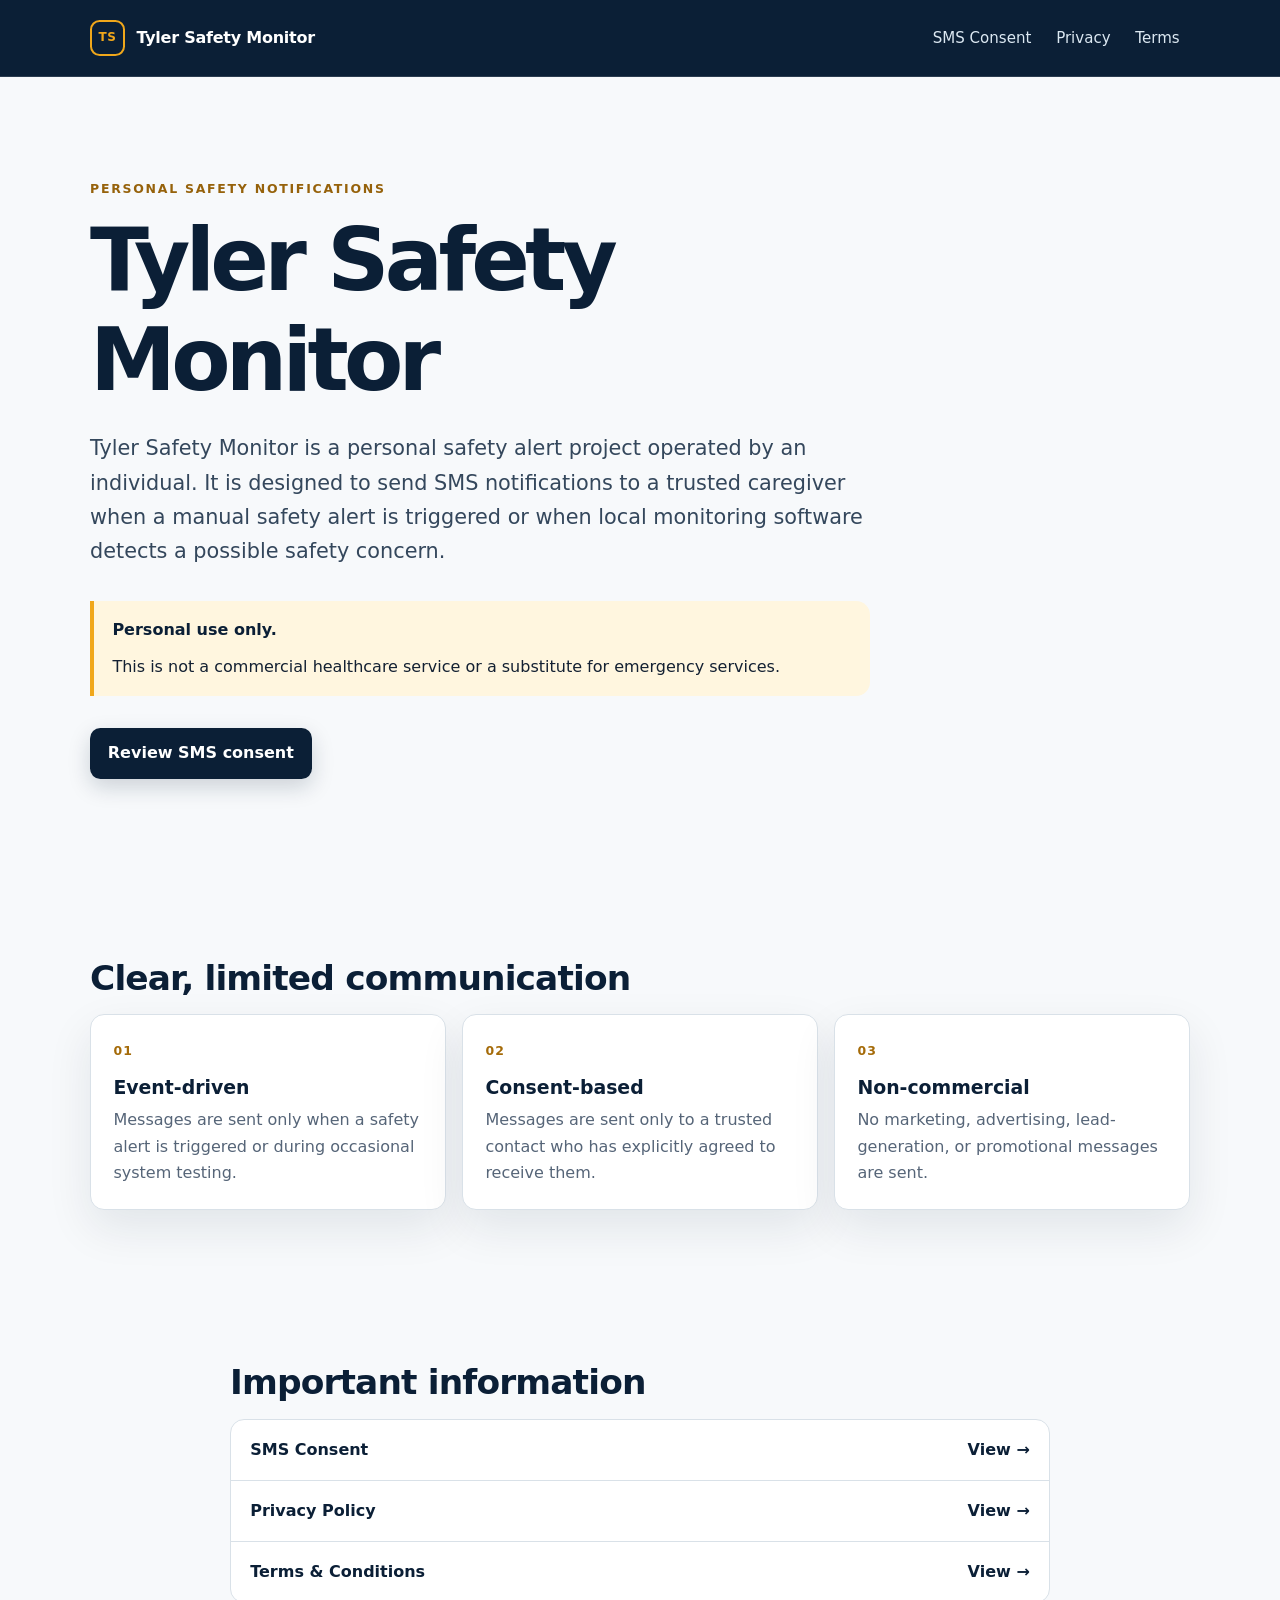
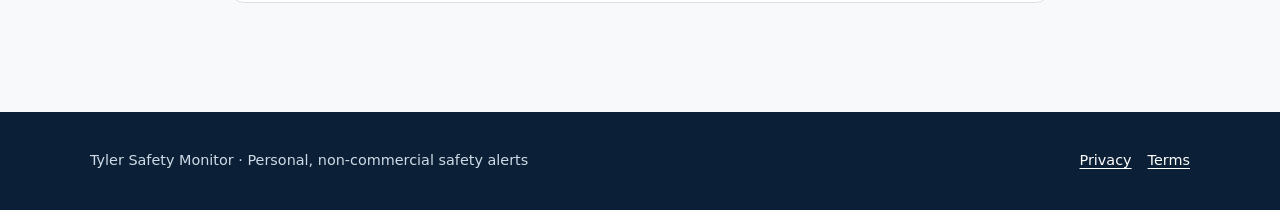
<file: index.html>
<!doctype html>
<html lang="en">
<head>
  <meta charset="utf-8">
  <meta name="viewport" content="width=device-width, initial-scale=1">
  <meta name="description" content="Tyler Safety Monitor is a personal, non-commercial safety alert project for sending event-driven SMS notifications to a trusted caregiver.">
  <title>Tyler Safety Monitor</title>
  <link rel="stylesheet" href="styles.css">
</head>
<body>
  <a class="skip-link" href="#main-content">Skip to main content</a>
  <header class="site-header">
    <div class="shell header-inner">
      <a class="brand" href="index.html" aria-label="Tyler Safety Monitor home">
        <span class="brand-mark" aria-hidden="true">TS</span>
        <span>Tyler Safety Monitor</span>
      </a>
      <nav aria-label="Main navigation">
        <a href="consent.html">SMS Consent</a>
        <a href="privacy.html">Privacy</a>
        <a href="terms.html">Terms</a>
      </nav>
    </div>
  </header>

  <main id="main-content">
    <section class="hero shell">
      <div class="eyebrow">Personal safety notifications</div>
      <h1>Tyler Safety Monitor</h1>
      <p class="lede">Tyler Safety Monitor is a personal safety alert project operated by an individual. It is designed to send SMS notifications to a trusted caregiver when a manual safety alert is triggered or when local monitoring software detects a possible safety concern.</p>
      <div class="notice" role="note">
        <strong>Personal use only.</strong>
        <span>This is not a commercial healthcare service or a substitute for emergency services.</span>
      </div>
      <a class="button primary" href="consent.html">Review SMS consent</a>
    </section>

    <section class="shell section" aria-labelledby="how-it-works">
      <h2 id="how-it-works">Clear, limited communication</h2>
      <div class="card-grid">
        <article class="card">
          <span class="step" aria-hidden="true">01</span>
          <h3>Event-driven</h3>
          <p>Messages are sent only when a safety alert is triggered or during occasional system testing.</p>
        </article>
        <article class="card">
          <span class="step" aria-hidden="true">02</span>
          <h3>Consent-based</h3>
          <p>Messages are sent only to a trusted contact who has explicitly agreed to receive them.</p>
        </article>
        <article class="card">
          <span class="step" aria-hidden="true">03</span>
          <h3>Non-commercial</h3>
          <p>No marketing, advertising, lead-generation, or promotional messages are sent.</p>
        </article>
      </div>
    </section>

    <section class="shell section compact" aria-labelledby="important-links">
      <h2 id="important-links">Important information</h2>
      <div class="link-list">
        <a href="consent.html"><span>SMS Consent</span><span aria-hidden="true">View →</span></a>
        <a href="privacy.html"><span>Privacy Policy</span><span aria-hidden="true">View →</span></a>
        <a href="terms.html"><span>Terms &amp; Conditions</span><span aria-hidden="true">View →</span></a>
      </div>
    </section>
  </main>

  <footer class="site-footer">
    <div class="shell footer-inner">
      <p>Tyler Safety Monitor · Personal, non-commercial safety alerts</p>
      <div>
        <a href="privacy.html">Privacy</a>
        <a href="terms.html">Terms</a>
      </div>
    </div>
  </footer>
</body>
</html>
</file>
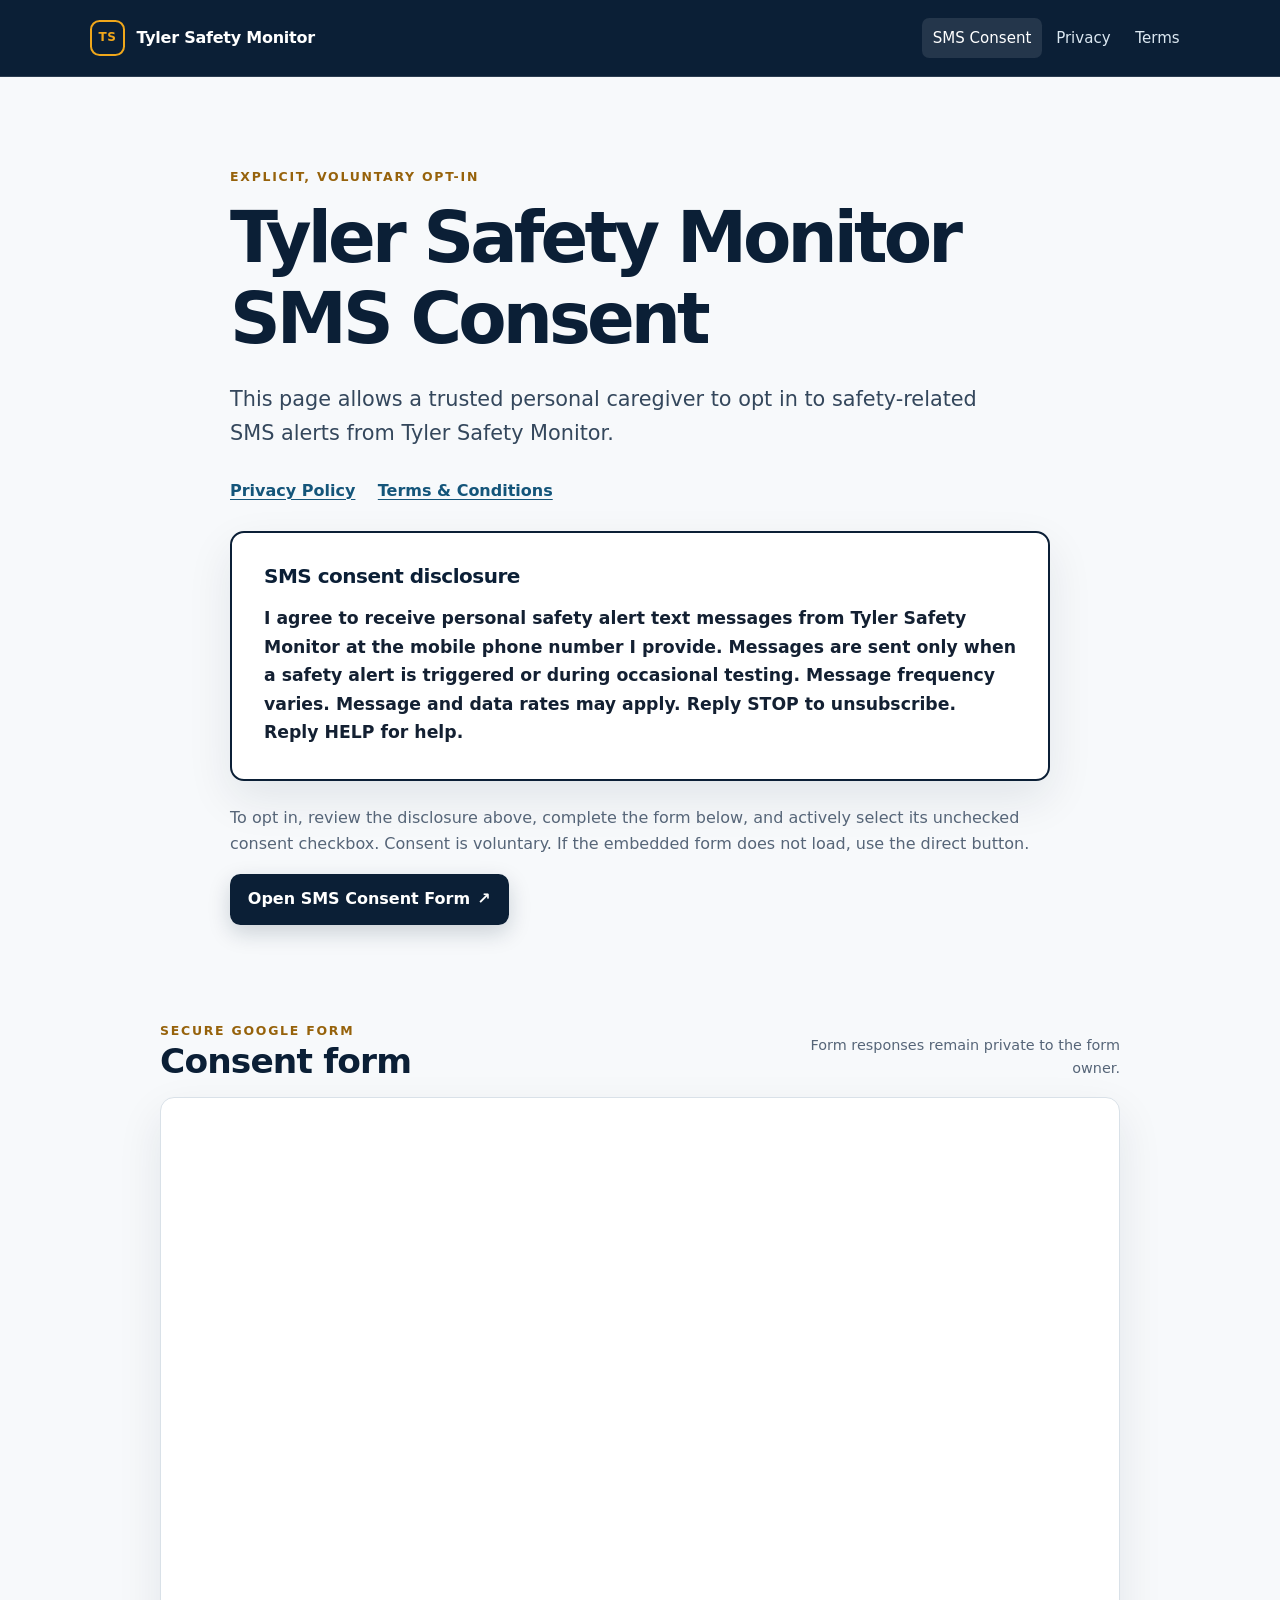
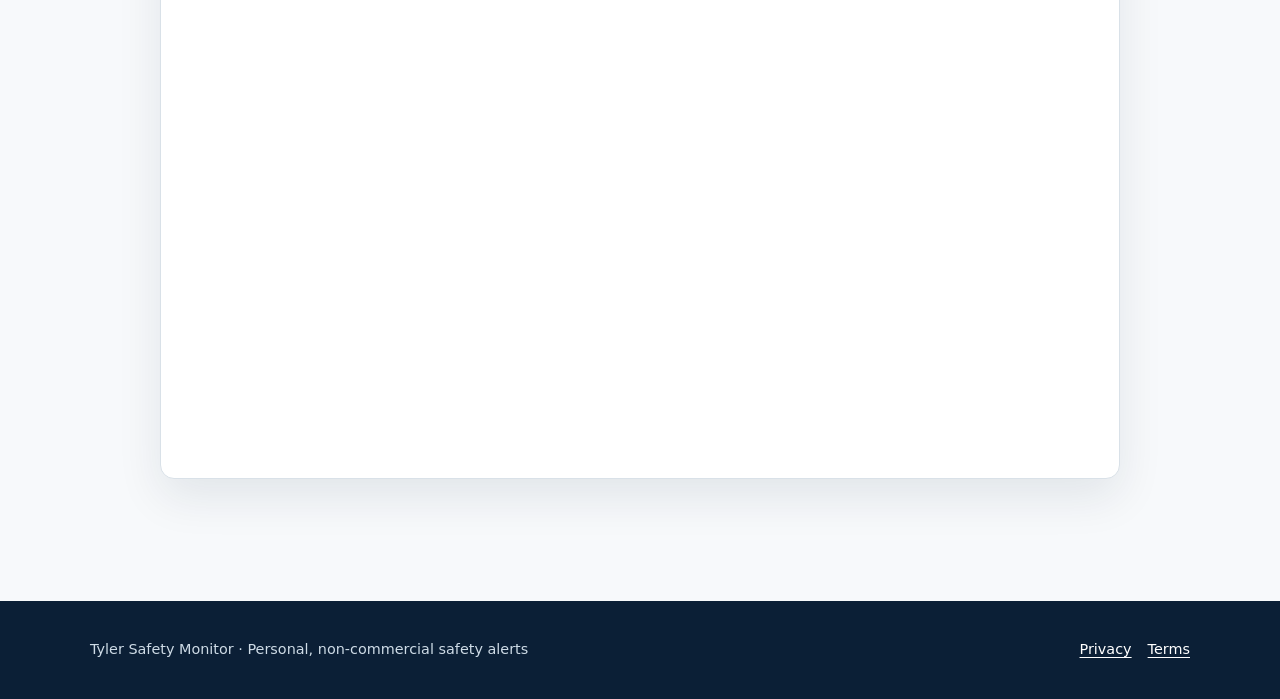
<file: consent.html>
<!doctype html>
<html lang="en">
<head>
  <meta charset="utf-8">
  <meta name="viewport" content="width=device-width, initial-scale=1">
  <meta name="description" content="Public SMS consent process for Tyler Safety Monitor personal safety notifications.">
  <title>SMS Consent · Tyler Safety Monitor</title>
  <link rel="stylesheet" href="styles.css">
</head>
<body>
  <a class="skip-link" href="#main-content">Skip to main content</a>
  <header class="site-header">
    <div class="shell header-inner">
      <a class="brand" href="index.html" aria-label="Tyler Safety Monitor home">
        <span class="brand-mark" aria-hidden="true">TS</span>
        <span>Tyler Safety Monitor</span>
      </a>
      <nav aria-label="Main navigation">
        <a href="consent.html" aria-current="page">SMS Consent</a>
        <a href="privacy.html">Privacy</a>
        <a href="terms.html">Terms</a>
      </nav>
    </div>
  </header>

  <main id="main-content" class="shell consent-layout">
    <section class="consent-intro">
      <p class="eyebrow">Explicit, voluntary opt-in</p>
      <h1>Tyler Safety Monitor SMS Consent</h1>
      <p class="lede">This page allows a trusted personal caregiver to opt in to safety-related SMS alerts from Tyler Safety Monitor.</p>

      <div class="legal-links" aria-label="Policies related to consent">
        <a href="privacy.html">Privacy Policy</a>
        <a href="terms.html">Terms &amp; Conditions</a>
      </div>

      <div class="disclosure" aria-labelledby="consent-disclosure-title">
        <h2 id="consent-disclosure-title">SMS consent disclosure</h2>
        <p>I agree to receive personal safety alert text messages from Tyler Safety Monitor at the mobile phone number I provide. Messages are sent only when a safety alert is triggered or during occasional testing. Message frequency varies. Message and data rates may apply. Reply STOP to unsubscribe. Reply HELP for help.</p>
      </div>

      <p class="form-instruction">To opt in, review the disclosure above, complete the form below, and actively select its unchecked consent checkbox. Consent is voluntary. If the embedded form does not load, use the direct button.</p>

      <a class="button primary form-link" href="https://docs.google.com/forms/d/e/1FAIpQLSdnQSMREfBNRQ-ksR_i_e-sgSvw2-AN3tyGIKEsDEkwep7LmA/viewform" target="_blank" rel="noopener noreferrer">Open SMS Consent Form <span aria-hidden="true">↗</span></a>
    </section>

    <section class="form-section" aria-labelledby="embedded-form-title">
      <div class="form-heading">
        <div>
          <p class="eyebrow">Secure Google Form</p>
          <h2 id="embedded-form-title">Consent form</h2>
        </div>
        <span class="external-note">Form responses remain private to the form owner.</span>
      </div>
      <div class="form-frame">
        <iframe
          src="https://docs.google.com/forms/d/e/1FAIpQLSdnQSMREfBNRQ-ksR_i_e-sgSvw2-AN3tyGIKEsDEkwep7LmA/viewform?embedded=true"
          title="Tyler Safety Monitor SMS Consent Google Form"
          loading="lazy"
          referrerpolicy="strict-origin-when-cross-origin"
        >Loading the SMS consent form…</iframe>
      </div>
      <noscript>
        <p class="noscript-note">The embedded form may require JavaScript from Google. You can still <a href="https://docs.google.com/forms/d/e/1FAIpQLSdnQSMREfBNRQ-ksR_i_e-sgSvw2-AN3tyGIKEsDEkwep7LmA/viewform">open the SMS Consent Form directly</a>.</p>
      </noscript>
    </section>
  </main>

  <footer class="site-footer">
    <div class="shell footer-inner">
      <p>Tyler Safety Monitor · Personal, non-commercial safety alerts</p>
      <div>
        <a href="privacy.html">Privacy</a>
        <a href="terms.html">Terms</a>
      </div>
    </div>
  </footer>
</body>
</html>
</file>
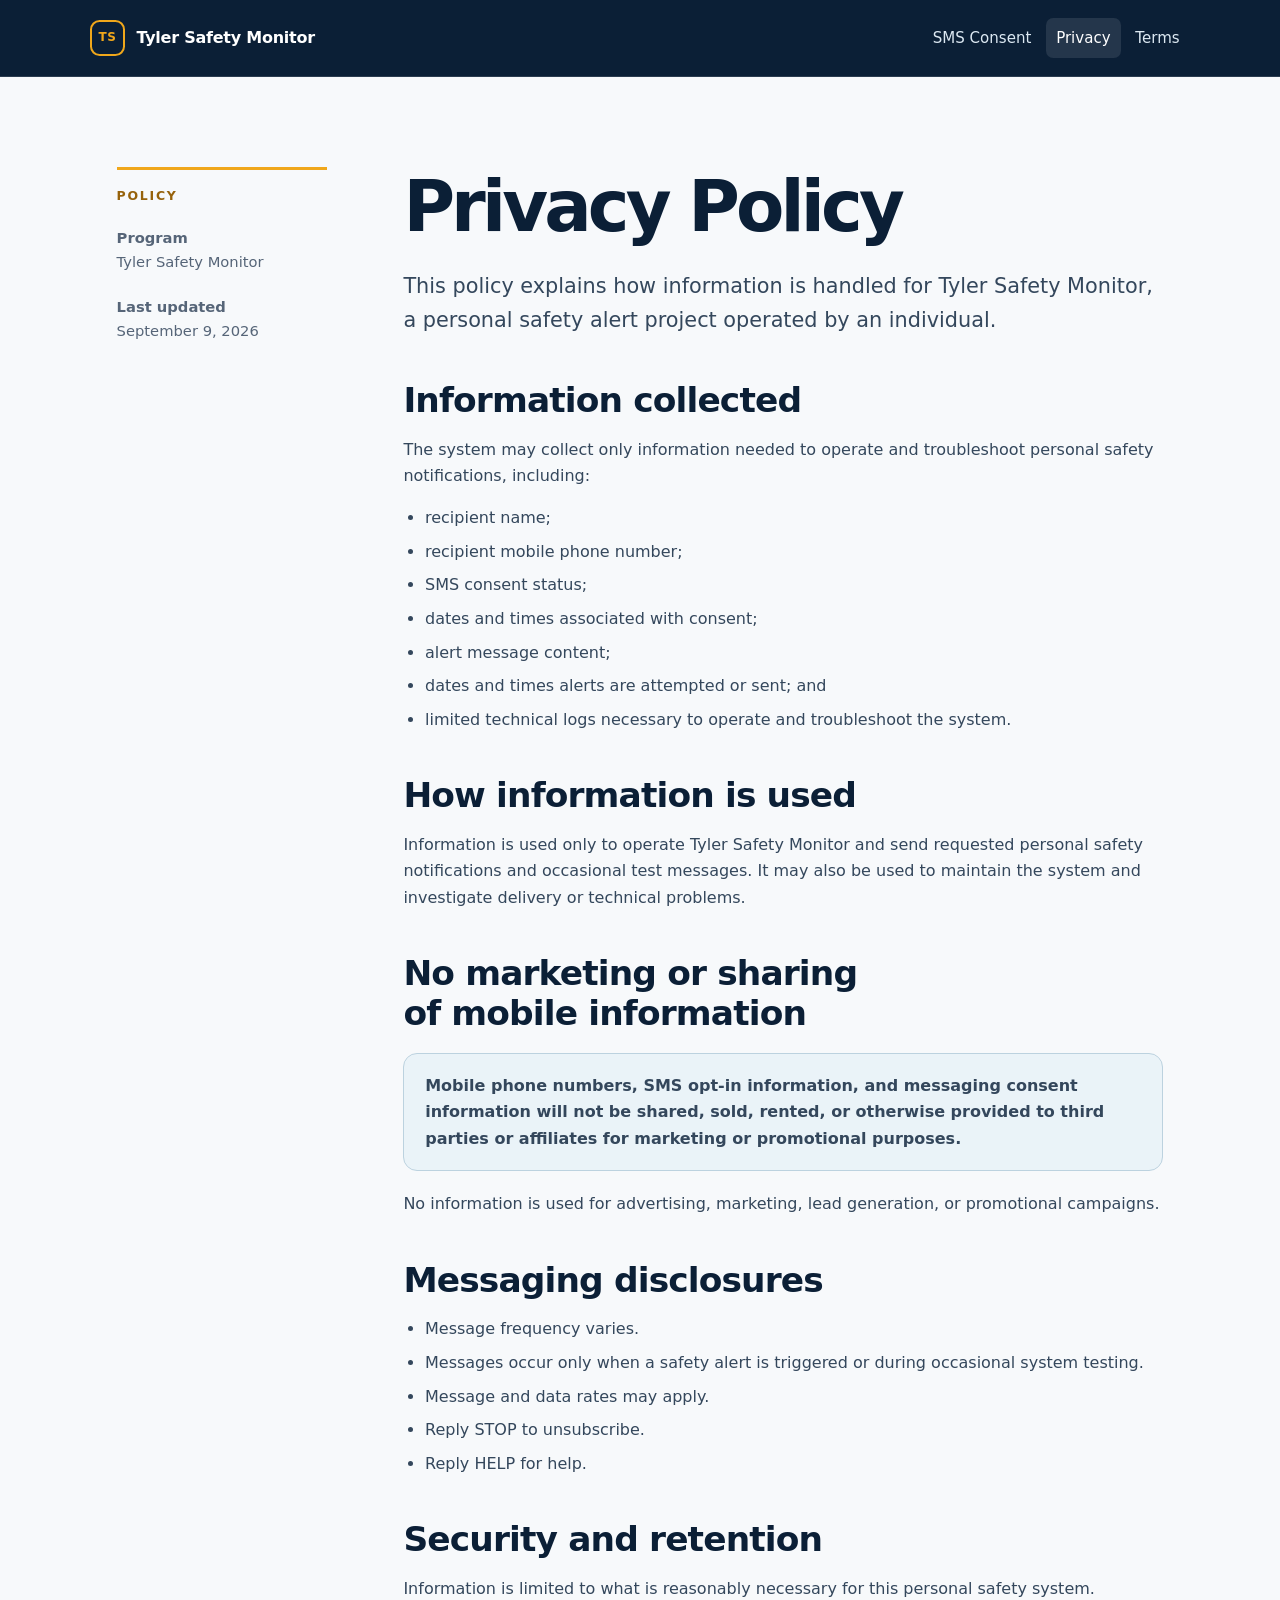
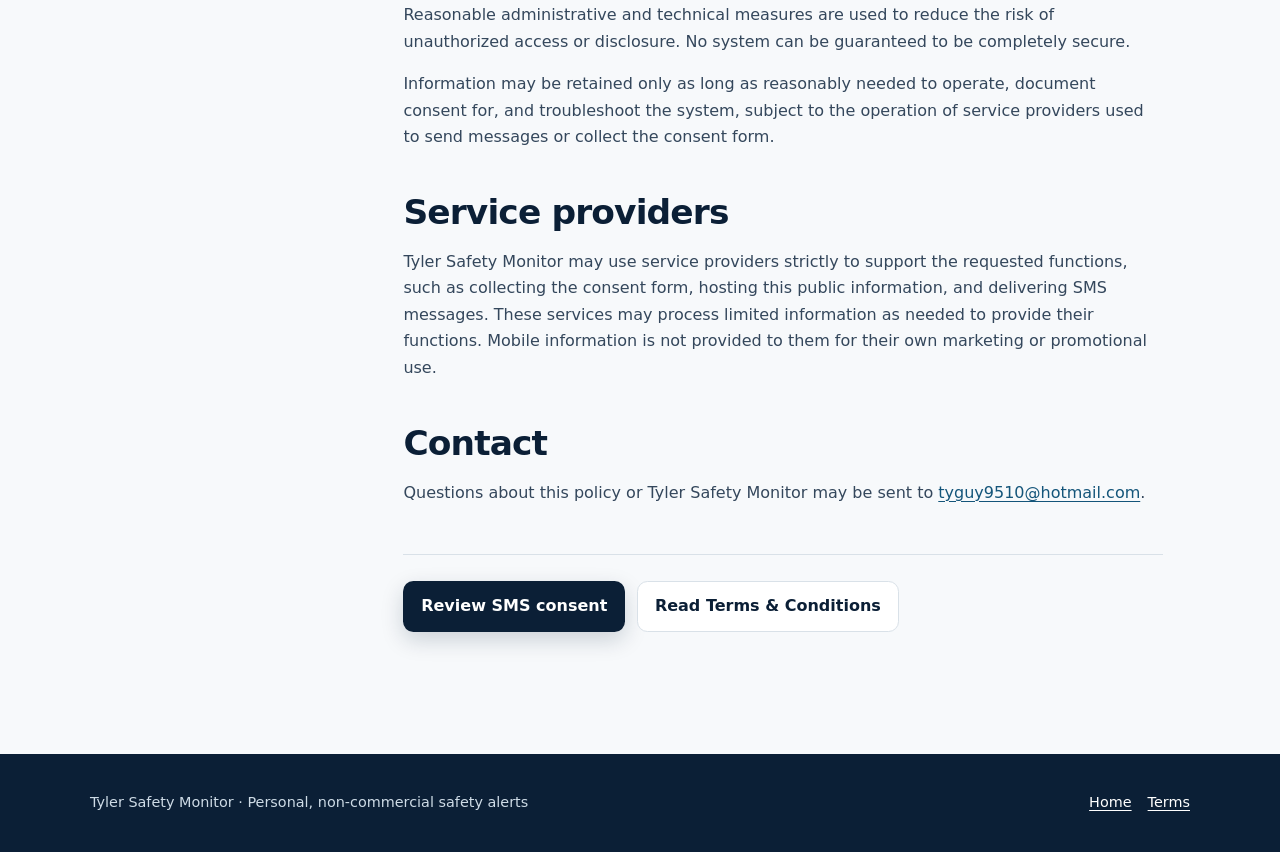
<file: privacy.html>
<!doctype html>
<html lang="en">
<head>
  <meta charset="utf-8">
  <meta name="viewport" content="width=device-width, initial-scale=1">
  <meta name="description" content="Privacy Policy for Tyler Safety Monitor personal safety SMS notifications.">
  <title>Privacy Policy · Tyler Safety Monitor</title>
  <link rel="stylesheet" href="styles.css">
</head>
<body>
  <a class="skip-link" href="#main-content">Skip to main content</a>
  <header class="site-header">
    <div class="shell header-inner">
      <a class="brand" href="index.html" aria-label="Tyler Safety Monitor home">
        <span class="brand-mark" aria-hidden="true">TS</span>
        <span>Tyler Safety Monitor</span>
      </a>
      <nav aria-label="Main navigation">
        <a href="consent.html">SMS Consent</a>
        <a href="privacy.html" aria-current="page">Privacy</a>
        <a href="terms.html">Terms</a>
      </nav>
    </div>
  </header>

  <main id="main-content" class="shell policy-layout">
    <aside class="policy-meta" aria-label="Document information">
      <p class="eyebrow">Policy</p>
      <p><strong>Program</strong><br>Tyler Safety Monitor</p>
      <p><strong>Last updated</strong><br>September 9, 2026</p>
    </aside>

    <article class="policy">
      <h1>Privacy Policy</h1>
      <p class="lede">This policy explains how information is handled for Tyler Safety Monitor, a personal safety alert project operated by an individual.</p>

      <h2>Information collected</h2>
      <p>The system may collect only information needed to operate and troubleshoot personal safety notifications, including:</p>
      <ul>
        <li>recipient name;</li>
        <li>recipient mobile phone number;</li>
        <li>SMS consent status;</li>
        <li>dates and times associated with consent;</li>
        <li>alert message content;</li>
        <li>dates and times alerts are attempted or sent; and</li>
        <li>limited technical logs necessary to operate and troubleshoot the system.</li>
      </ul>

      <h2>How information is used</h2>
      <p>Information is used only to operate Tyler Safety Monitor and send requested personal safety notifications and occasional test messages. It may also be used to maintain the system and investigate delivery or technical problems.</p>

      <h2>No marketing or sharing of mobile information</h2>
      <div class="policy-callout">
        <p><strong>Mobile phone numbers, SMS opt-in information, and messaging consent information will not be shared, sold, rented, or otherwise provided to third parties or affiliates for marketing or promotional purposes.</strong></p>
      </div>
      <p>No information is used for advertising, marketing, lead generation, or promotional campaigns.</p>

      <h2>Messaging disclosures</h2>
      <ul>
        <li>Message frequency varies.</li>
        <li>Messages occur only when a safety alert is triggered or during occasional system testing.</li>
        <li>Message and data rates may apply.</li>
        <li>Reply STOP to unsubscribe.</li>
        <li>Reply HELP for help.</li>
      </ul>

      <h2>Security and retention</h2>
      <p>Information is limited to what is reasonably necessary for this personal safety system. Reasonable administrative and technical measures are used to reduce the risk of unauthorized access or disclosure. No system can be guaranteed to be completely secure.</p>
      <p>Information may be retained only as long as reasonably needed to operate, document consent for, and troubleshoot the system, subject to the operation of service providers used to send messages or collect the consent form.</p>

      <h2>Service providers</h2>
      <p>Tyler Safety Monitor may use service providers strictly to support the requested functions, such as collecting the consent form, hosting this public information, and delivering SMS messages. These services may process limited information as needed to provide their functions. Mobile information is not provided to them for their own marketing or promotional use.</p>

      <h2>Contact</h2>
      <p>Questions about this policy or Tyler Safety Monitor may be sent to <a href="mailto:tyguy9510@hotmail.com">tyguy9510@hotmail.com</a>.</p>

      <div class="page-actions">
        <a class="button primary" href="consent.html">Review SMS consent</a>
        <a class="button secondary" href="terms.html">Read Terms &amp; Conditions</a>
      </div>
    </article>
  </main>

  <footer class="site-footer">
    <div class="shell footer-inner">
      <p>Tyler Safety Monitor · Personal, non-commercial safety alerts</p>
      <div>
        <a href="index.html">Home</a>
        <a href="terms.html">Terms</a>
      </div>
    </div>
  </footer>
</body>
</html>
</file>
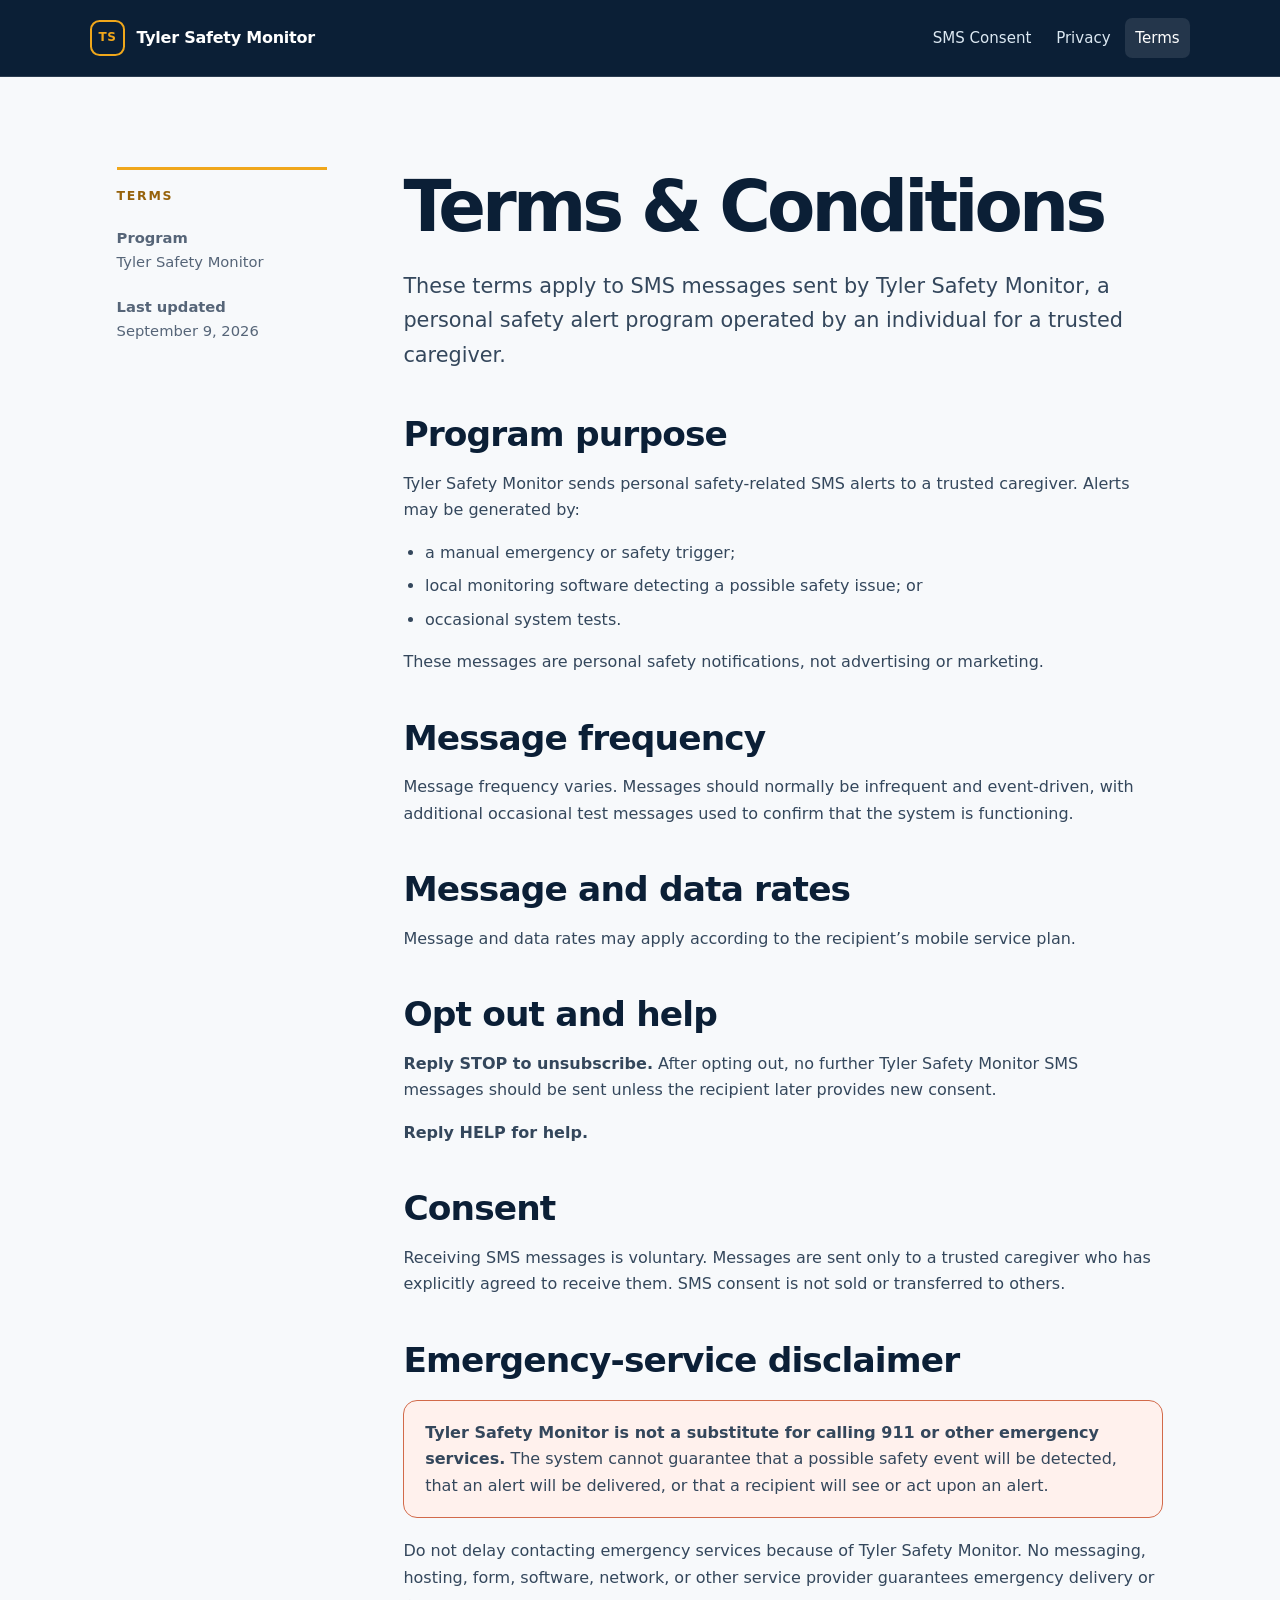
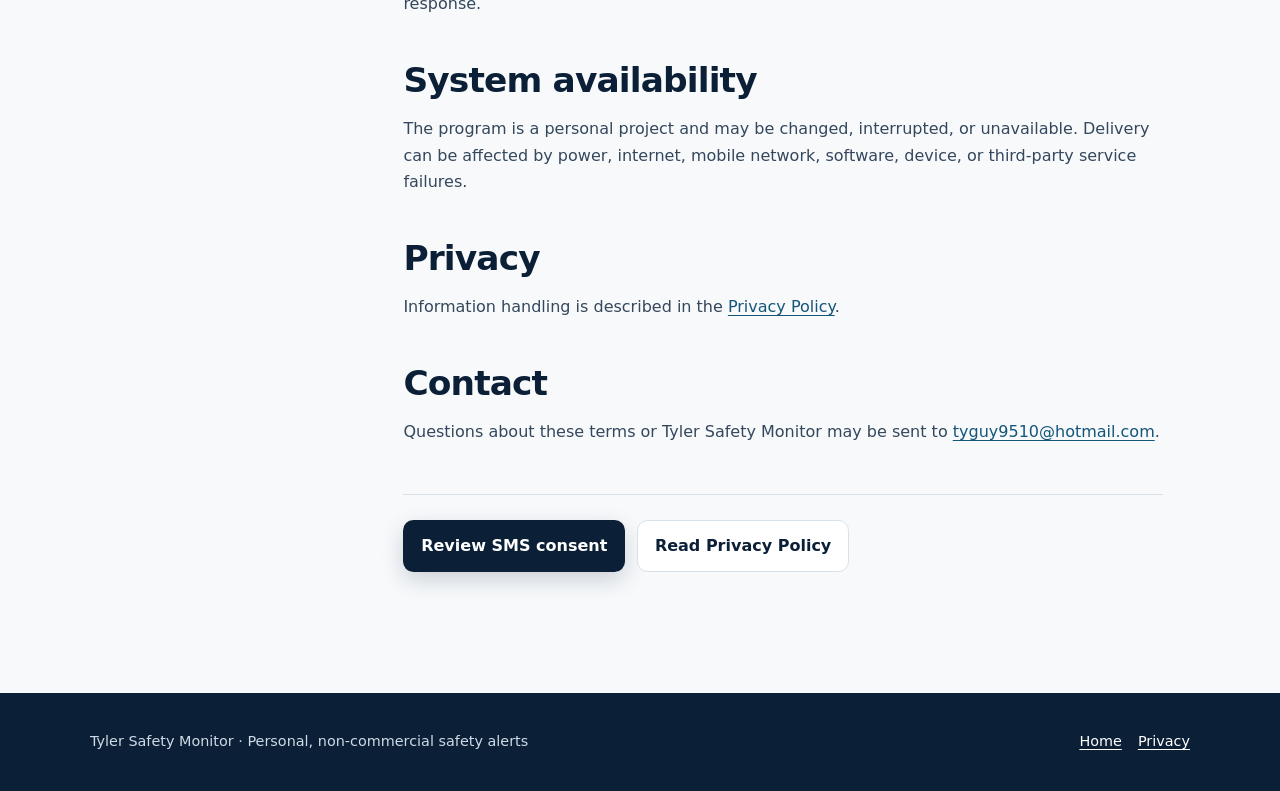
<file: terms.html>
<!doctype html>
<html lang="en">
<head>
  <meta charset="utf-8">
  <meta name="viewport" content="width=device-width, initial-scale=1">
  <meta name="description" content="Terms and Conditions for Tyler Safety Monitor personal safety SMS notifications.">
  <title>Terms &amp; Conditions · Tyler Safety Monitor</title>
  <link rel="stylesheet" href="styles.css">
</head>
<body>
  <a class="skip-link" href="#main-content">Skip to main content</a>
  <header class="site-header">
    <div class="shell header-inner">
      <a class="brand" href="index.html" aria-label="Tyler Safety Monitor home">
        <span class="brand-mark" aria-hidden="true">TS</span>
        <span>Tyler Safety Monitor</span>
      </a>
      <nav aria-label="Main navigation">
        <a href="consent.html">SMS Consent</a>
        <a href="privacy.html">Privacy</a>
        <a href="terms.html" aria-current="page">Terms</a>
      </nav>
    </div>
  </header>

  <main id="main-content" class="shell policy-layout">
    <aside class="policy-meta" aria-label="Document information">
      <p class="eyebrow">Terms</p>
      <p><strong>Program</strong><br>Tyler Safety Monitor</p>
      <p><strong>Last updated</strong><br>September 9, 2026</p>
    </aside>

    <article class="policy">
      <h1>Terms &amp; Conditions</h1>
      <p class="lede">These terms apply to SMS messages sent by Tyler Safety Monitor, a personal safety alert program operated by an individual for a trusted caregiver.</p>

      <h2>Program purpose</h2>
      <p>Tyler Safety Monitor sends personal safety-related SMS alerts to a trusted caregiver. Alerts may be generated by:</p>
      <ul>
        <li>a manual emergency or safety trigger;</li>
        <li>local monitoring software detecting a possible safety issue; or</li>
        <li>occasional system tests.</li>
      </ul>
      <p>These messages are personal safety notifications, not advertising or marketing.</p>

      <h2>Message frequency</h2>
      <p>Message frequency varies. Messages should normally be infrequent and event-driven, with additional occasional test messages used to confirm that the system is functioning.</p>

      <h2>Message and data rates</h2>
      <p>Message and data rates may apply according to the recipient’s mobile service plan.</p>

      <h2>Opt out and help</h2>
      <p><strong>Reply STOP to unsubscribe.</strong> After opting out, no further Tyler Safety Monitor SMS messages should be sent unless the recipient later provides new consent.</p>
      <p><strong>Reply HELP for help.</strong></p>

      <h2>Consent</h2>
      <p>Receiving SMS messages is voluntary. Messages are sent only to a trusted caregiver who has explicitly agreed to receive them. SMS consent is not sold or transferred to others.</p>

      <h2>Emergency-service disclaimer</h2>
      <div class="policy-callout warning">
        <p><strong>Tyler Safety Monitor is not a substitute for calling 911 or other emergency services.</strong> The system cannot guarantee that a possible safety event will be detected, that an alert will be delivered, or that a recipient will see or act upon an alert.</p>
      </div>
      <p>Do not delay contacting emergency services because of Tyler Safety Monitor. No messaging, hosting, form, software, network, or other service provider guarantees emergency delivery or response.</p>

      <h2>System availability</h2>
      <p>The program is a personal project and may be changed, interrupted, or unavailable. Delivery can be affected by power, internet, mobile network, software, device, or third-party service failures.</p>

      <h2>Privacy</h2>
      <p>Information handling is described in the <a href="privacy.html">Privacy Policy</a>.</p>

      <h2>Contact</h2>
      <p>Questions about these terms or Tyler Safety Monitor may be sent to <a href="mailto:tyguy9510@hotmail.com">tyguy9510@hotmail.com</a>.</p>

      <div class="page-actions">
        <a class="button primary" href="consent.html">Review SMS consent</a>
        <a class="button secondary" href="privacy.html">Read Privacy Policy</a>
      </div>
    </article>
  </main>

  <footer class="site-footer">
    <div class="shell footer-inner">
      <p>Tyler Safety Monitor · Personal, non-commercial safety alerts</p>
      <div>
        <a href="index.html">Home</a>
        <a href="privacy.html">Privacy</a>
      </div>
    </div>
  </footer>
</body>
</html>
</file>
<file: styles.css>
:root {
  color-scheme: light;
  --ink: #132032;
  --muted: #566578;
  --navy: #0b1f36;
  --navy-soft: #173955;
  --paper: #f7f9fb;
  --surface: #ffffff;
  --line: #d9e1e8;
  --amber: #f0a71b;
  --amber-pale: #fff6df;
  --blue-pale: #eaf3f8;
  --danger-pale: #fff1ed;
  --danger-line: #d26a4a;
  --radius: 14px;
  --shadow: 0 18px 46px rgba(11, 31, 54, 0.09);
}

* {
  box-sizing: border-box;
}

html {
  scroll-behavior: smooth;
}

body {
  margin: 0;
  background: var(--paper);
  color: var(--ink);
  font-family: Inter, ui-sans-serif, system-ui, -apple-system, BlinkMacSystemFont, "Segoe UI", sans-serif;
  font-size: 1rem;
  line-height: 1.65;
  text-rendering: optimizeLegibility;
}

a {
  color: #14557a;
  text-decoration-thickness: 1px;
  text-underline-offset: 0.18em;
}

a:hover {
  color: #0b3651;
}

a:focus-visible,
button:focus-visible,
iframe:focus-visible {
  outline: 3px solid var(--amber);
  outline-offset: 3px;
}

.skip-link {
  position: fixed;
  z-index: 100;
  top: 0.75rem;
  left: 0.75rem;
  transform: translateY(-200%);
  border-radius: 0.45rem;
  background: var(--surface);
  color: var(--navy);
  padding: 0.65rem 0.9rem;
  font-weight: 700;
}

.skip-link:focus {
  transform: translateY(0);
}

.shell {
  width: min(100% - 2rem, 1100px);
  margin-inline: auto;
}

.site-header {
  border-bottom: 1px solid rgba(255, 255, 255, 0.13);
  background: var(--navy);
  color: white;
}

.header-inner {
  min-height: 76px;
  display: flex;
  align-items: center;
  justify-content: space-between;
  gap: 1.5rem;
}

.brand {
  display: inline-flex;
  align-items: center;
  gap: 0.7rem;
  color: white;
  font-weight: 760;
  letter-spacing: -0.015em;
  text-decoration: none;
}

.brand:hover {
  color: white;
}

.brand-mark {
  display: grid;
  width: 2.2rem;
  height: 2.2rem;
  place-items: center;
  border: 2px solid var(--amber);
  border-radius: 0.6rem;
  color: var(--amber);
  font-size: 0.75rem;
  letter-spacing: 0.06em;
}

nav {
  display: flex;
  flex-wrap: wrap;
  justify-content: flex-end;
  gap: 0.25rem;
}

nav a {
  border-radius: 0.45rem;
  color: #dce8f2;
  padding: 0.5rem 0.65rem;
  font-size: 0.94rem;
  text-decoration: none;
}

nav a:hover,
nav a[aria-current="page"] {
  background: rgba(255, 255, 255, 0.1);
  color: white;
}

.hero {
  padding-block: clamp(4rem, 8vw, 7rem);
}

.eyebrow {
  margin: 0 0 0.7rem;
  color: #96620b;
  font-size: 0.78rem;
  font-weight: 800;
  letter-spacing: 0.14em;
  text-transform: uppercase;
}

h1,
h2,
h3,
p {
  overflow-wrap: break-word;
}

h1,
h2,
h3 {
  color: var(--navy);
  line-height: 1.15;
  text-wrap: balance;
}

h1 {
  max-width: 800px;
  margin: 0;
  font-size: clamp(2.6rem, 7vw, 5.4rem);
  letter-spacing: -0.055em;
}

h2 {
  margin: 0 0 1rem;
  font-size: clamp(1.55rem, 3vw, 2.15rem);
  letter-spacing: -0.025em;
}

h3 {
  margin: 0.8rem 0 0.55rem;
  font-size: 1.18rem;
}

.lede {
  max-width: 780px;
  margin: 1.35rem 0 0;
  color: #34475c;
  font-size: clamp(1.08rem, 2vw, 1.3rem);
  line-height: 1.65;
}

.notice {
  display: flex;
  max-width: 780px;
  margin-block: 2rem;
  border-left: 4px solid var(--amber);
  border-radius: 0 var(--radius) var(--radius) 0;
  background: var(--amber-pale);
  padding: 1rem 1.15rem;
  gap: 0.65rem;
  flex-direction: column;
}

.notice strong {
  color: var(--navy);
}

.button {
  display: inline-flex;
  min-height: 48px;
  align-items: center;
  justify-content: center;
  border: 1px solid transparent;
  border-radius: 0.65rem;
  padding: 0.72rem 1.05rem;
  font-weight: 750;
  text-decoration: none;
}

.button.primary {
  background: var(--navy);
  color: white;
  box-shadow: 0 8px 22px rgba(11, 31, 54, 0.18);
}

.button.primary:hover {
  background: var(--navy-soft);
  color: white;
}

.button.secondary {
  border-color: var(--line);
  background: white;
  color: var(--navy);
}

.section {
  padding-block: clamp(2.75rem, 6vw, 5rem);
}

.section.compact {
  max-width: 820px;
}

.card-grid {
  display: grid;
  grid-template-columns: repeat(3, minmax(0, 1fr));
  gap: 1rem;
}

.card {
  min-width: 0;
  border: 1px solid var(--line);
  border-radius: var(--radius);
  background: var(--surface);
  padding: 1.4rem;
  box-shadow: var(--shadow);
}

.card p {
  margin: 0;
  color: var(--muted);
}

.step {
  color: #a56b09;
  font-size: 0.78rem;
  font-weight: 800;
  letter-spacing: 0.1em;
}

.link-list {
  overflow: hidden;
  border: 1px solid var(--line);
  border-radius: var(--radius);
  background: var(--surface);
}

.link-list a {
  display: flex;
  align-items: center;
  justify-content: space-between;
  border-bottom: 1px solid var(--line);
  padding: 1.05rem 1.2rem;
  color: var(--navy);
  font-weight: 700;
  text-decoration: none;
}

.link-list a:last-child {
  border-bottom: 0;
}

.link-list a:hover {
  background: var(--blue-pale);
}

.policy-layout {
  display: grid;
  grid-template-columns: 210px minmax(0, 760px);
  justify-content: center;
  gap: clamp(2rem, 6vw, 5rem);
  padding-block: clamp(3rem, 7vw, 6rem);
}

.policy-meta {
  align-self: start;
  position: sticky;
  top: 2rem;
  border-top: 3px solid var(--amber);
  color: var(--muted);
  font-size: 0.92rem;
  padding-top: 1rem;
}

.policy-meta p {
  margin: 0 0 1.25rem;
}

.policy h1,
.consent-intro h1 {
  font-size: clamp(2.4rem, 6vw, 4.4rem);
}

.policy h2 {
  margin-top: 2.7rem;
}

.policy p,
.policy li {
  color: #34475c;
}

.policy ul {
  padding-left: 1.35rem;
}

.policy li + li {
  margin-top: 0.45rem;
}

.policy-callout {
  margin-block: 1.25rem;
  border: 1px solid #bcd2df;
  border-radius: var(--radius);
  background: var(--blue-pale);
  padding: 1.15rem 1.3rem;
}

.policy-callout.warning {
  border-color: var(--danger-line);
  background: var(--danger-pale);
}

.policy-callout p {
  margin: 0;
}

.placeholder {
  border-radius: 0.3rem;
  background: var(--amber-pale);
  color: #7d4f00;
  padding: 0.1rem 0.28rem;
}

.page-actions {
  display: flex;
  flex-wrap: wrap;
  gap: 0.75rem;
  margin-top: 3rem;
  border-top: 1px solid var(--line);
  padding-top: 1.6rem;
}

.consent-layout {
  padding-block: clamp(3rem, 7vw, 6rem);
}

.consent-intro {
  max-width: 820px;
  margin-inline: auto;
}

.legal-links {
  display: flex;
  flex-wrap: wrap;
  gap: 0.75rem 1.4rem;
  margin-block: 1.7rem;
  font-weight: 750;
}

.disclosure {
  border: 2px solid var(--navy);
  border-radius: var(--radius);
  background: white;
  padding: clamp(1.25rem, 4vw, 2rem);
  box-shadow: var(--shadow);
}

.disclosure h2 {
  font-size: 1.25rem;
}

.disclosure p {
  margin: 0;
  font-size: 1.08rem;
  font-weight: 610;
}

.form-instruction {
  color: var(--muted);
  margin-block: 1.5rem 1rem;
}

.form-link {
  gap: 0.45rem;
}

.form-section {
  max-width: 960px;
  margin: clamp(3.5rem, 8vw, 6rem) auto 0;
}

.form-heading {
  display: flex;
  align-items: end;
  justify-content: space-between;
  gap: 1.5rem;
  margin-bottom: 1rem;
}

.form-heading h2,
.form-heading .eyebrow {
  margin-bottom: 0;
}

.external-note {
  max-width: 330px;
  color: var(--muted);
  font-size: 0.9rem;
  text-align: right;
}

.form-frame {
  overflow: hidden;
  border: 1px solid var(--line);
  border-radius: var(--radius);
  background: white;
  box-shadow: var(--shadow);
}

.form-frame iframe {
  display: block;
  width: 100%;
  height: 980px;
  border: 0;
}

.noscript-note {
  border-radius: 0.6rem;
  background: var(--amber-pale);
  padding: 1rem;
}

.site-footer {
  margin-top: 2rem;
  background: var(--navy);
  color: #cedbe6;
}

.footer-inner {
  min-height: 98px;
  display: flex;
  align-items: center;
  justify-content: space-between;
  gap: 1rem;
  font-size: 0.9rem;
}

.footer-inner p {
  margin: 0;
}

.footer-inner div {
  display: flex;
  gap: 1rem;
}

.footer-inner a {
  color: white;
}

@media (max-width: 760px) {
  .header-inner,
  .footer-inner,
  .form-heading {
    align-items: flex-start;
    flex-direction: column;
  }

  .header-inner {
    padding-block: 1rem;
  }

  nav {
    justify-content: flex-start;
    margin-left: -0.65rem;
  }

  .card-grid,
  .policy-layout {
    grid-template-columns: 1fr;
  }

  .policy-meta {
    position: static;
  }

  .external-note {
    text-align: left;
  }

  .footer-inner {
    padding-block: 1.5rem;
  }
}

@media (max-width: 430px) {
  .brand-mark {
    width: 2rem;
    height: 2rem;
  }

  nav {
    gap: 0;
  }

  nav a {
    padding-inline: 0.55rem;
    font-size: 0.9rem;
  }

  .form-frame {
    margin-inline: -0.5rem;
    border-radius: 0.75rem;
  }
}

@media (prefers-reduced-motion: reduce) {
  html {
    scroll-behavior: auto;
  }
}
</file>
